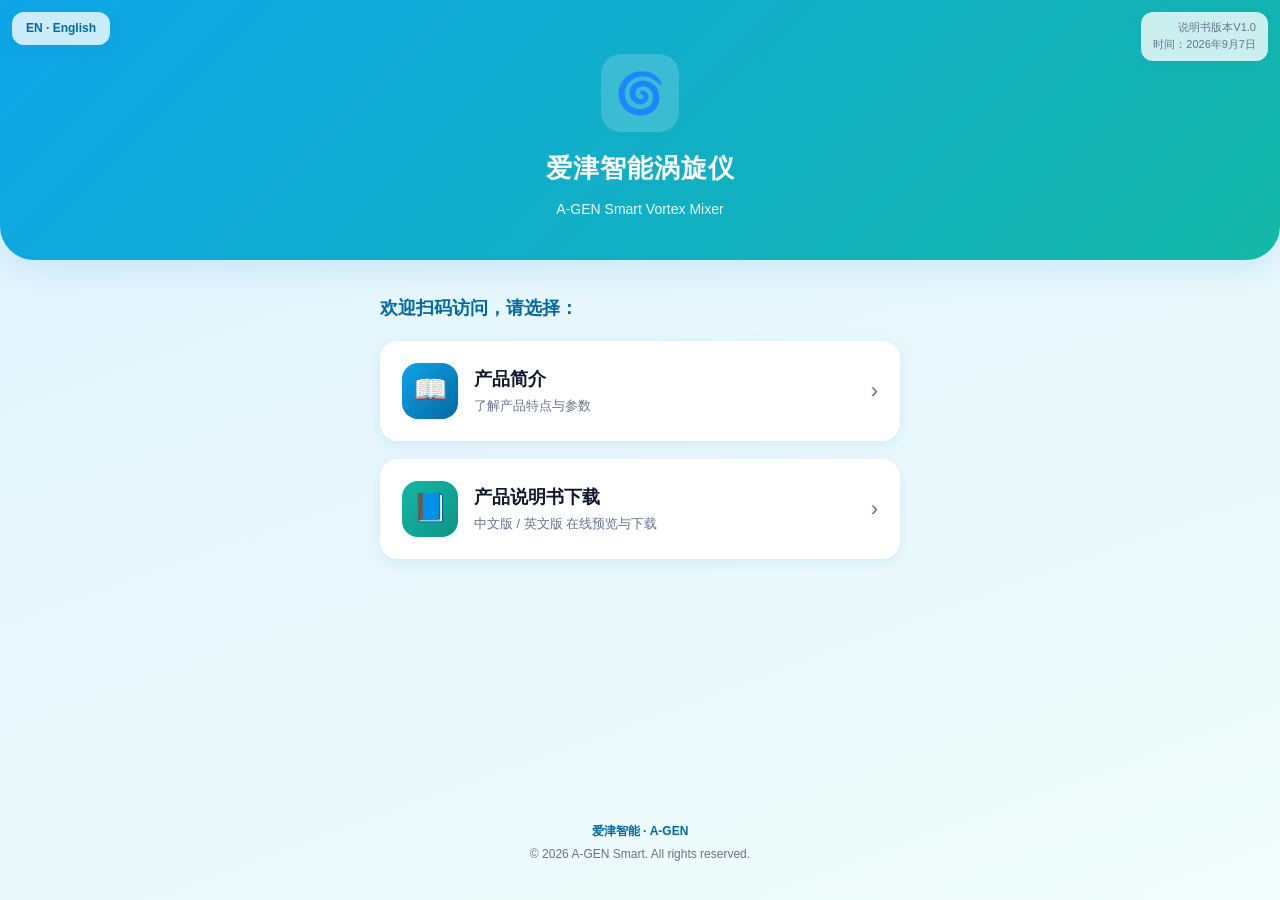
<file: index.html>
<!DOCTYPE html>
<html lang="zh-CN">
<head>
<meta charset="UTF-8">
<meta name="viewport" content="width=device-width,initial-scale=1,maximum-scale=1,user-scalable=no">
<title>爱津智能涡旋仪 · 产品手册</title>
<link rel="stylesheet" href="style.css">
</head>
<body>
  <a class="lang-switch" href="index_en.html">EN · English</a>

  <header class="hero">
    <div class="logo">🌀</div>
    <h1>爱津智能涡旋仪</h1>
    <p>A-GEN Smart Vortex Mixer</p>
  </header>

  <main class="wrap">
    <section class="section">
      <h2>欢迎扫码访问，请选择：</h2>

      <a class="btn" href="intro.html">
        <span class="ico intro">📖</span>
        <span class="txt"><strong>产品简介</strong><span>了解产品特点与参数</span></span>
        <span class="arrow">›</span>
      </a>

      <a class="btn" href="manuals.html">
        <span class="ico manual">📘</span>
        <span class="txt"><strong>产品说明书下载</strong><span>中文版 / 英文版 在线预览与下载</span></span>
        <span class="arrow">›</span>
      </a>
    </section>
  </main>

  <footer class="footer">
    <div class="brand">爱津智能 · A-GEN</div>
    <div>© 2026 A-GEN Smart. All rights reserved.</div>
  </footer>

  <div class="version-stamp">
    <span>说明书版本V1.0</span>
    <span>时间：2026年9月7日</span>
  </div>
</body>
</html>
</file>
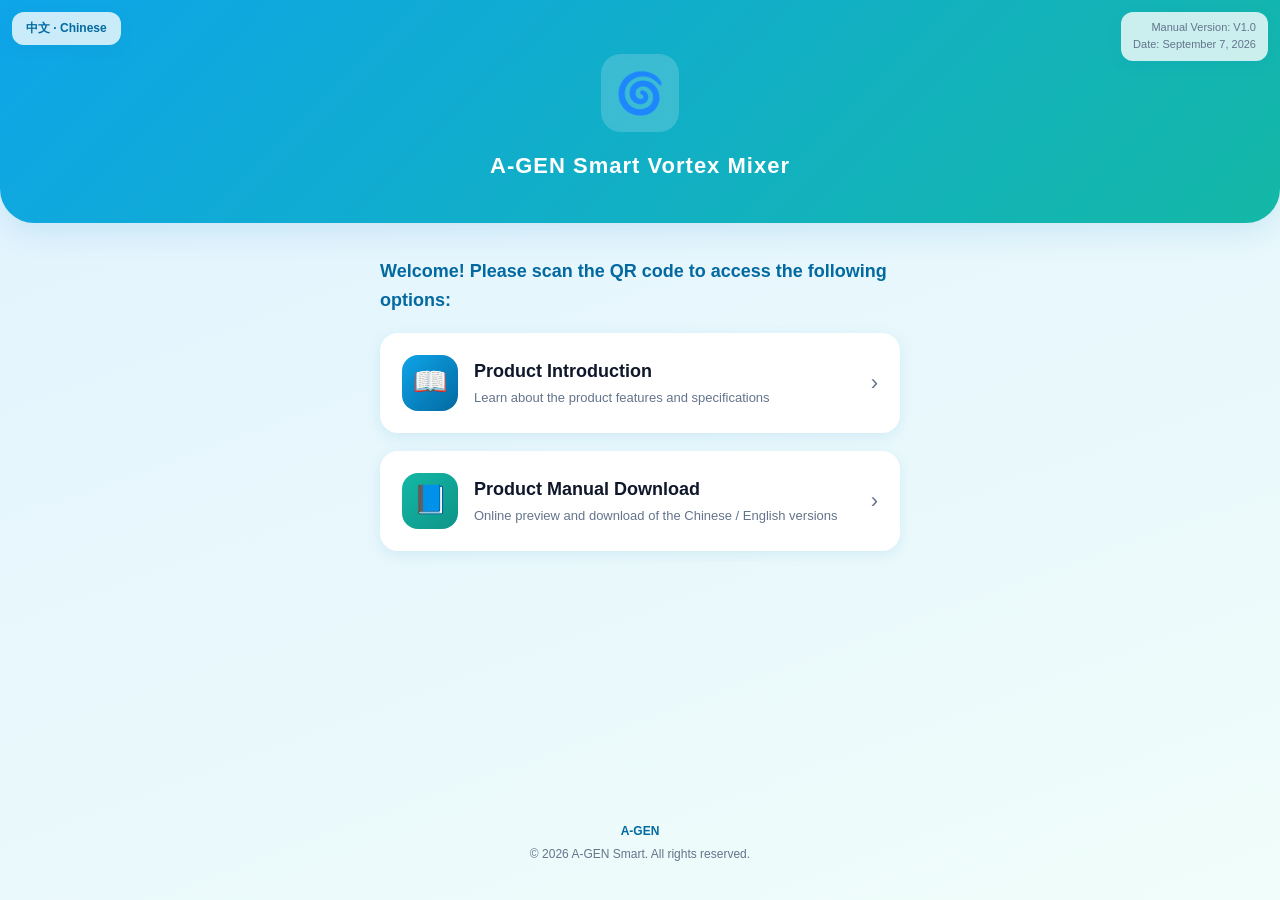
<file: index_en.html>
<!DOCTYPE html>
<html lang="en">
<head>
<meta charset="UTF-8">
<meta name="viewport" content="width=device-width,initial-scale=1,maximum-scale=1,user-scalable=no">
<title>A-GEN Smart Vortex Mixer · Product Manual</title>
<link rel="stylesheet" href="style.css">
</head>
<body>
  <a class="lang-switch" href="index.html">中文 · Chinese</a>

  <header class="hero">
    <div class="logo">🌀</div>
    <h1 style="font-size:22px">A-GEN Smart Vortex Mixer</h1>
  </header>

  <main class="wrap">
    <section class="section">
      <h2>Welcome! Please scan the QR code to access the following options:</h2>

      <a class="btn" href="intro_en.html">
        <span class="ico intro">📖</span>
        <span class="txt"><strong>Product Introduction</strong><span>Learn about the product features and specifications</span></span>
        <span class="arrow">›</span>
      </a>

      <a class="btn" href="manual_en.html">
        <span class="ico manual">📘</span>
        <span class="txt"><strong>Product Manual Download</strong><span>Online preview and download of the Chinese / English versions</span></span>
        <span class="arrow">›</span>
      </a>
    </section>
  </main>

  <footer class="footer">
    <div class="brand">A-GEN</div>
    <div>© 2026 A-GEN Smart. All rights reserved.</div>
  </footer>

  <div class="version-stamp">
    <span>Manual Version: V1.0</span>
    <span>Date: September 7, 2026</span>
  </div>
</body>
</html>
</file>
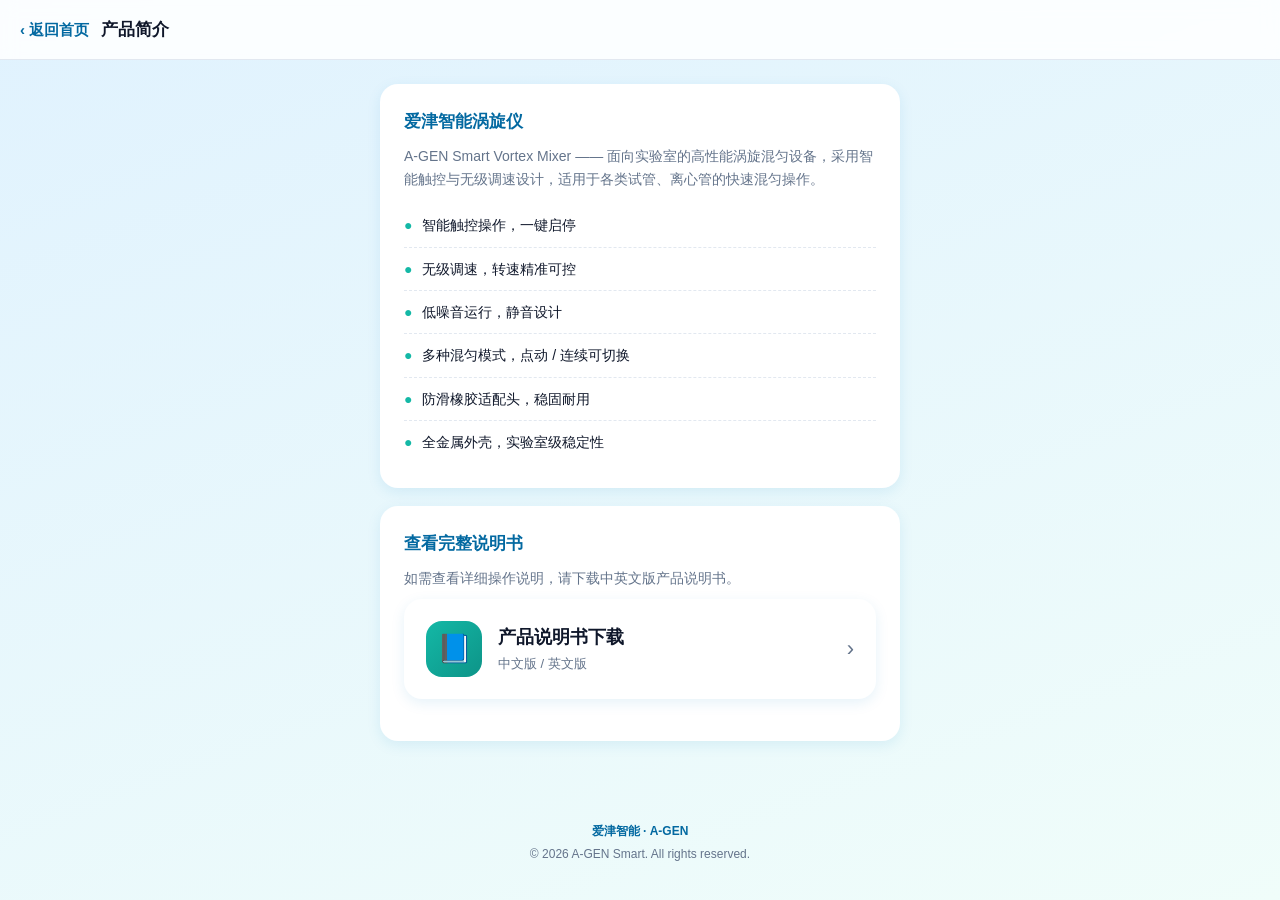
<file: intro.html>
<!DOCTYPE html>
<html lang="zh-CN">
<head>
<meta charset="UTF-8">
<meta name="viewport" content="width=device-width,initial-scale=1,maximum-scale=1,user-scalable=no">
<title>产品简介 · 爱津智能涡旋仪</title>
<link rel="stylesheet" href="style.css">
</head>
<body>
  <div class="topbar">
    <a class="back" href="index.html">‹ 返回首页</a>
    <span class="title">产品简介</span>
  </div>

  <main class="wrap" style="padding-top:24px">
    <div class="card">
      <h3>爱津智能涡旋仪</h3>
      <p>A-GEN Smart Vortex Mixer —— 面向实验室的高性能涡旋混匀设备，采用智能触控与无级调速设计，适用于各类试管、离心管的快速混匀操作。</p>
      <ul class="features">
        <li><span class="dot">●</span><span>智能触控操作，一键启停</span></li>
        <li><span class="dot">●</span><span>无级调速，转速精准可控</span></li>
        <li><span class="dot">●</span><span>低噪音运行，静音设计</span></li>
        <li><span class="dot">●</span><span>多种混匀模式，点动 / 连续可切换</span></li>
        <li><span class="dot">●</span><span>防滑橡胶适配头，稳固耐用</span></li>
        <li><span class="dot">●</span><span>全金属外壳，实验室级稳定性</span></li>
      </ul>
    </div>

    <div class="card">
      <h3>查看完整说明书</h3>
      <p>如需查看详细操作说明，请下载中英文版产品说明书。</p>
      <a class="btn" href="manuals.html" style="margin-top:10px">
        <span class="ico manual">📘</span>
        <span class="txt"><strong>产品说明书下载</strong><span>中文版 / 英文版</span></span>
        <span class="arrow">›</span>
      </a>
    </div>
  </main>

  <footer class="footer">
    <div class="brand">爱津智能 · A-GEN</div>
    <div>© 2026 A-GEN Smart. All rights reserved.</div>
  </footer>
</body>
</html>
</file>
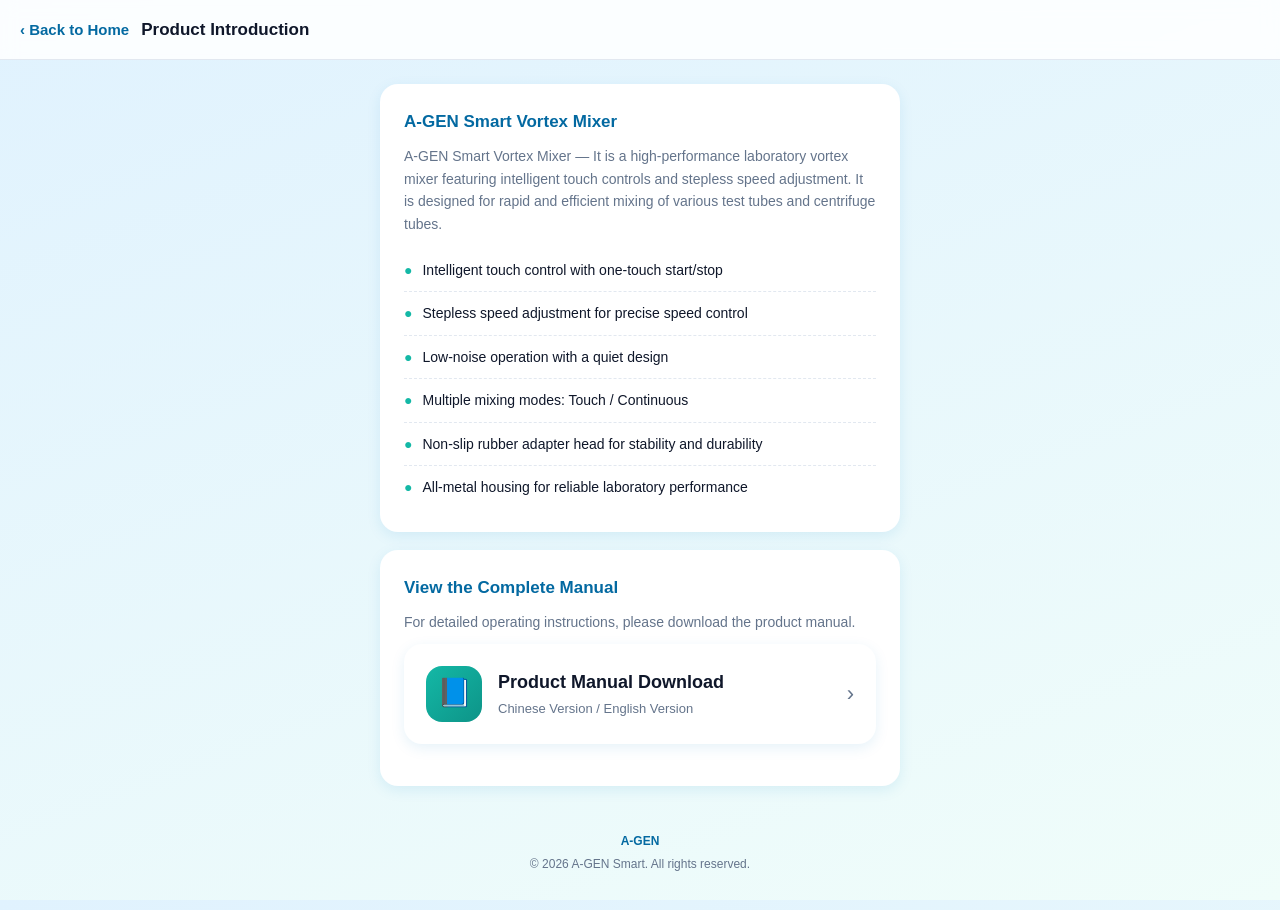
<file: intro_en.html>
<!DOCTYPE html>
<html lang="en">
<head>
<meta charset="UTF-8">
<meta name="viewport" content="width=device-width,initial-scale=1,maximum-scale=1,user-scalable=no">
<title>Product Introduction · A-GEN Smart Vortex Mixer</title>
<link rel="stylesheet" href="style.css">
</head>
<body>
  <div class="topbar">
    <a class="back" href="index_en.html">‹ Back to Home</a>
    <span class="title">Product Introduction</span>
  </div>

  <main class="wrap" style="padding-top:24px">
    <div class="card">
      <h3>A-GEN Smart Vortex Mixer</h3>
      <p>A-GEN Smart Vortex Mixer — It is a high-performance laboratory vortex mixer featuring intelligent touch controls and stepless speed adjustment. It is designed for rapid and efficient mixing of various test tubes and centrifuge tubes.</p>
      <ul class="features">
        <li><span class="dot">●</span><span>Intelligent touch control with one-touch start/stop</span></li>
        <li><span class="dot">●</span><span>Stepless speed adjustment for precise speed control</span></li>
        <li><span class="dot">●</span><span>Low-noise operation with a quiet design</span></li>
        <li><span class="dot">●</span><span>Multiple mixing modes: Touch / Continuous</span></li>
        <li><span class="dot">●</span><span>Non-slip rubber adapter head for stability and durability</span></li>
        <li><span class="dot">●</span><span>All-metal housing for reliable laboratory performance</span></li>
      </ul>
    </div>

    <div class="card">
      <h3>View the Complete Manual</h3>
      <p>For detailed operating instructions, please download the product manual.</p>
      <a class="btn" href="manual_en.html" style="margin-top:10px">
        <span class="ico manual">📘</span>
        <span class="txt"><strong>Product Manual Download</strong><span>Chinese Version / English Version</span></span>
        <span class="arrow">›</span>
      </a>
    </div>
  </main>

  <footer class="footer">
    <div class="brand">A-GEN</div>
    <div>© 2026 A-GEN Smart. All rights reserved.</div>
  </footer>
</body>
</html>
</file>
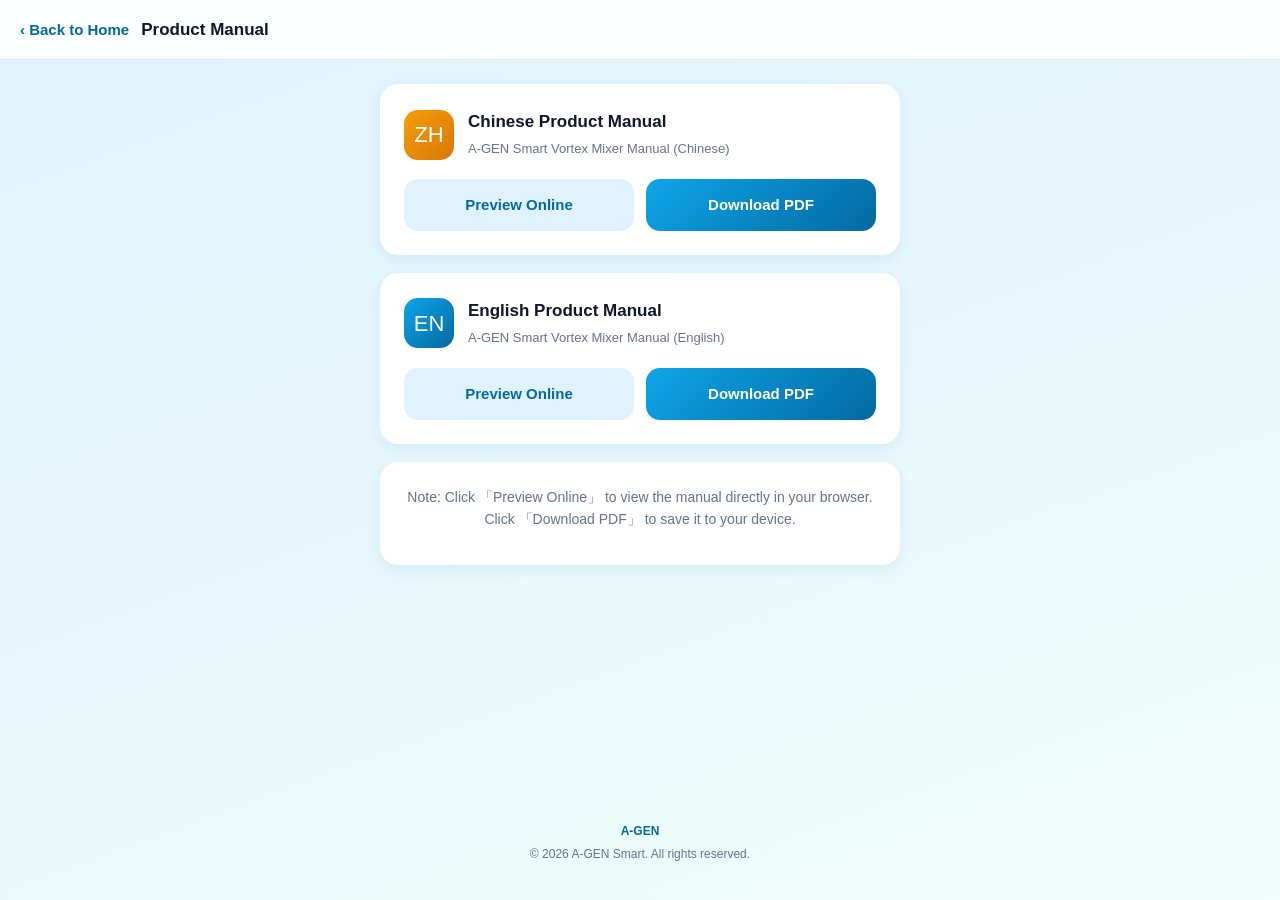
<file: manual_en.html>
<!DOCTYPE html>
<html lang="en">
<head>
<meta charset="UTF-8">
<meta name="viewport" content="width=device-width,initial-scale=1,maximum-scale=1,user-scalable=no">
<title>Product Manual Download · A-GEN Smart Vortex Mixer</title>
<link rel="stylesheet" href="style.css">
</head>
<body>
  <div class="topbar">
    <a class="back" href="index_en.html">‹ Back to Home</a>
    <span class="title">Product Manual</span>
  </div>

  <main class="wrap" style="padding-top:24px">
    <div class="manual-card">
      <div class="head">
        <div class="badge zh">ZH</div>
        <div><strong>Chinese Product Manual</strong><span>A-GEN Smart Vortex Mixer Manual (Chinese)</span></div>
      </div>
      <div class="actions">
        <a class="preview" href="manual_zh.pdf" target="_blank">Preview Online</a>
        <a class="download" href="manual_zh.pdf" download>Download PDF</a>
      </div>
    </div>

    <div class="manual-card">
      <div class="head">
        <div class="badge en">EN</div>
        <div><strong>English Product Manual</strong><span>A-GEN Smart Vortex Mixer Manual (English)</span></div>
      </div>
      <div class="actions">
        <a class="preview" href="manual_en.pdf" target="_blank">Preview Online</a>
        <a class="download" href="manual_en.pdf" download>Download PDF</a>
      </div>
    </div>

    <div class="card" style="text-align:center">
      <p>Note: Click 「Preview Online」 to view the manual directly in your browser. Click 「Download PDF」 to save it to your device.</p>
    </div>
  </main>

  <footer class="footer">
    <div class="brand">A-GEN</div>
    <div>© 2026 A-GEN Smart. All rights reserved.</div>
  </footer>
</body>
</html>
</file>
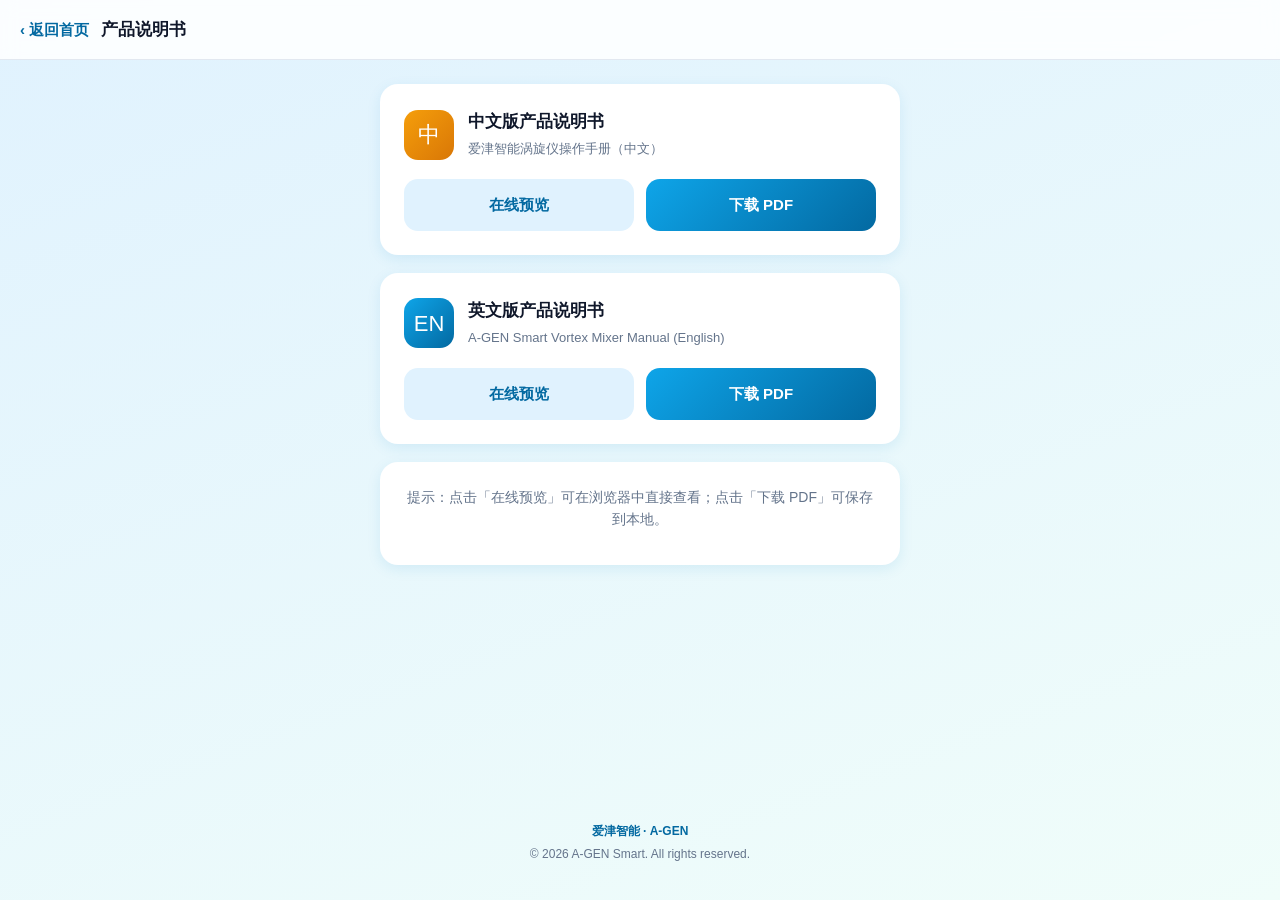
<file: manuals.html>
<!DOCTYPE html>
<html lang="zh-CN">
<head>
<meta charset="UTF-8">
<meta name="viewport" content="width=device-width,initial-scale=1,maximum-scale=1,user-scalable=no">
<title>产品说明书下载 · 爱津智能涡旋仪</title>
<link rel="stylesheet" href="style.css">
</head>
<body>
  <div class="topbar">
    <a class="back" href="index.html">‹ 返回首页</a>
    <span class="title">产品说明书</span>
  </div>

  <main class="wrap" style="padding-top:24px">
    <div class="manual-card">
      <div class="head">
        <div class="badge zh">中</div>
        <div><strong>中文版产品说明书</strong><span>爱津智能涡旋仪操作手册（中文）</span></div>
      </div>
      <div class="actions">
        <a class="preview" href="manual_zh.pdf" target="_blank">在线预览</a>
        <a class="download" href="manual_zh.pdf" download>下载 PDF</a>
      </div>
    </div>

    <div class="manual-card">
      <div class="head">
        <div class="badge en">EN</div>
        <div><strong>英文版产品说明书</strong><span>A-GEN Smart Vortex Mixer Manual (English)</span></div>
      </div>
      <div class="actions">
        <a class="preview" href="manual_en.pdf" target="_blank">在线预览</a>
        <a class="download" href="manual_en.pdf" download>下载 PDF</a>
      </div>
    </div>

    <div class="card" style="text-align:center">
      <p>提示：点击「在线预览」可在浏览器中直接查看；点击「下载 PDF」可保存到本地。</p>
    </div>
  </main>

  <footer class="footer">
    <div class="brand">爱津智能 · A-GEN</div>
    <div>© 2026 A-GEN Smart. All rights reserved.</div>
  </footer>
</body>
</html>
</file>
<file: style.css>
/* 爱津智能涡旋仪 产品手册站点样式 */
:root{
  --primary:#0ea5e9;
  --primary-dark:#0369a1;
  --accent:#14b8a6;
  --bg:#f0f9ff;
  --card:#ffffff;
  --text:#0f172a;
  --muted:#64748b;
  --radius:18px;
  --shadow:0 10px 30px rgba(2,132,199,.12);
  --shadow-sm:0 4px 14px rgba(2,132,199,.10);
}
*{box-sizing:border-box;margin:0;padding:0}
html,body{height:100%}
body{
  font-family:"PingFang SC","Microsoft YaHei","Helvetica Neue",sans-serif;
  color:var(--text);
  background:linear-gradient(160deg,#e0f2fe 0%,#f0fdfa 100%);
  min-height:100%;
  display:flex;flex-direction:column;
  line-height:1.6;
}
.wrap{max-width:560px;margin:0 auto;width:100%;padding:0 20px;flex:1}

/* 顶部 */
.hero{
  background:linear-gradient(135deg,var(--primary) 0%,var(--accent) 100%);
  color:#fff;padding:54px 24px 40px;text-align:center;
  border-bottom-left-radius:34px;border-bottom-right-radius:34px;
  box-shadow:var(--shadow);
}
.hero .logo{
  width:78px;height:78px;margin:0 auto 16px;border-radius:20px;
  background:rgba(255,255,255,.18);display:flex;align-items:center;justify-content:center;
  font-size:40px;backdrop-filter:blur(4px);
}
.hero h1{font-size:26px;font-weight:700;letter-spacing:1px}
.hero p{margin-top:8px;font-size:14px;opacity:.92}

/* 主体 */
.section{padding:34px 0 10px}
.section h2{font-size:18px;margin-bottom:18px;color:var(--primary-dark)}

/* 大按钮 */
.btn{
  display:flex;align-items:center;gap:16px;
  width:100%;padding:22px 22px;margin-bottom:18px;
  background:var(--card);border:none;border-radius:var(--radius);
  box-shadow:var(--shadow-sm);text-decoration:none;color:var(--text);
  cursor:pointer;transition:transform .15s ease,box-shadow .15s ease;
  text-align:left;
}
.btn:hover,.btn:active{transform:translateY(-3px);box-shadow:var(--shadow)}
.btn .ico{
  flex:0 0 56px;width:56px;height:56px;border-radius:16px;
  display:flex;align-items:center;justify-content:center;font-size:28px;color:#fff;
}
.btn .ico.intro{background:linear-gradient(135deg,#0ea5e9,#0369a1)}
.btn .ico.manual{background:linear-gradient(135deg,#14b8a6,#0d9488)}
.btn .txt strong{display:block;font-size:18px;font-weight:600}
.btn .txt span{display:block;font-size:13px;color:var(--muted);margin-top:2px}
.btn .arrow{margin-left:auto;color:var(--muted);font-size:22px}

/* 返回栏 */
.topbar{
  display:flex;align-items:center;gap:12px;
  padding:16px 20px;position:sticky;top:0;background:rgba(255,255,255,.85);
  backdrop-filter:blur(8px);border-bottom:1px solid #e2e8f0;z-index:10;
}
.topbar a.back{
  color:var(--primary-dark);text-decoration:none;font-size:15px;font-weight:600;
  display:flex;align-items:center;gap:4px;
}
.topbar .title{font-size:17px;font-weight:700}

/* 卡片 */
.card{
  background:var(--card);border-radius:var(--radius);padding:24px;
  box-shadow:var(--shadow-sm);margin-bottom:18px;
}
.card h3{font-size:17px;margin-bottom:10px;color:var(--primary-dark)}
.card p{font-size:14px;color:var(--muted);margin-bottom:10px}
.features{list-style:none;margin:14px 0 0}
.features li{
  display:flex;gap:10px;padding:10px 0;border-bottom:1px dashed #e2e8f0;
  font-size:14px;
}
.features li:last-child{border-bottom:none}
.features li .dot{color:var(--accent);font-weight:700}

/* 说明书卡片 */
.manual-card{
  background:var(--card);border-radius:var(--radius);padding:24px;
  box-shadow:var(--shadow-sm);margin-bottom:18px;
}
.manual-card .head{display:flex;align-items:center;gap:14px;margin-bottom:18px}
.manual-card .badge{
  width:50px;height:50px;border-radius:14px;display:flex;align-items:center;justify-content:center;
  font-size:22px;color:#fff;
}
.manual-card .badge.en{background:linear-gradient(135deg,#0ea5e9,#0369a1)}
.manual-card .badge.zh{background:linear-gradient(135deg,#f59e0b,#d97706)}
.manual-card .head strong{display:block;font-size:17px}
.manual-card .head span{font-size:13px;color:var(--muted)}
.manual-card .actions{display:flex;gap:12px}
.manual-card .actions a{
  flex:1;text-align:center;padding:14px;border-radius:14px;text-decoration:none;
  font-size:15px;font-weight:600;transition:transform .15s ease;
}
.manual-card .actions a:active{transform:scale(.97)}
.manual-card .actions .preview{background:#e0f2fe;color:var(--primary-dark)}
.manual-card .actions .download{background:linear-gradient(135deg,var(--primary),var(--primary-dark));color:#fff}

/* 页脚 */
.footer{
  text-align:center;padding:28px 20px 36px;color:var(--muted);font-size:12px;
}
.footer .brand{font-weight:600;color:var(--primary-dark);margin-bottom:4px}

/* 左上角中英文切换按钮 */
.lang-switch{
  position:fixed;left:12px;top:12px;z-index:20;
  padding:8px 14px;border-radius:12px;
  background:rgba(255,255,255,.78);
  -webkit-backdrop-filter:blur(6px);backdrop-filter:blur(6px);
  box-shadow:var(--shadow-sm);
  font-size:12px;font-weight:600;color:var(--primary-dark);
  text-decoration:none;line-height:1.4;
  transition:transform .15s ease;
}
.lang-switch:hover{transform:translateY(-1px)}

/* 右上角版本标识 */
.version-stamp{
  position:fixed;right:12px;top:12px;z-index:20;
  display:flex;flex-direction:column;align-items:flex-end;gap:2px;
  padding:8px 12px;border-radius:12px;text-align:right;
  background:rgba(255,255,255,.78);
  -webkit-backdrop-filter:blur(6px);backdrop-filter:blur(6px);
  box-shadow:var(--shadow-sm);
  font-size:11px;color:var(--muted);line-height:1.4;
}
</file>
